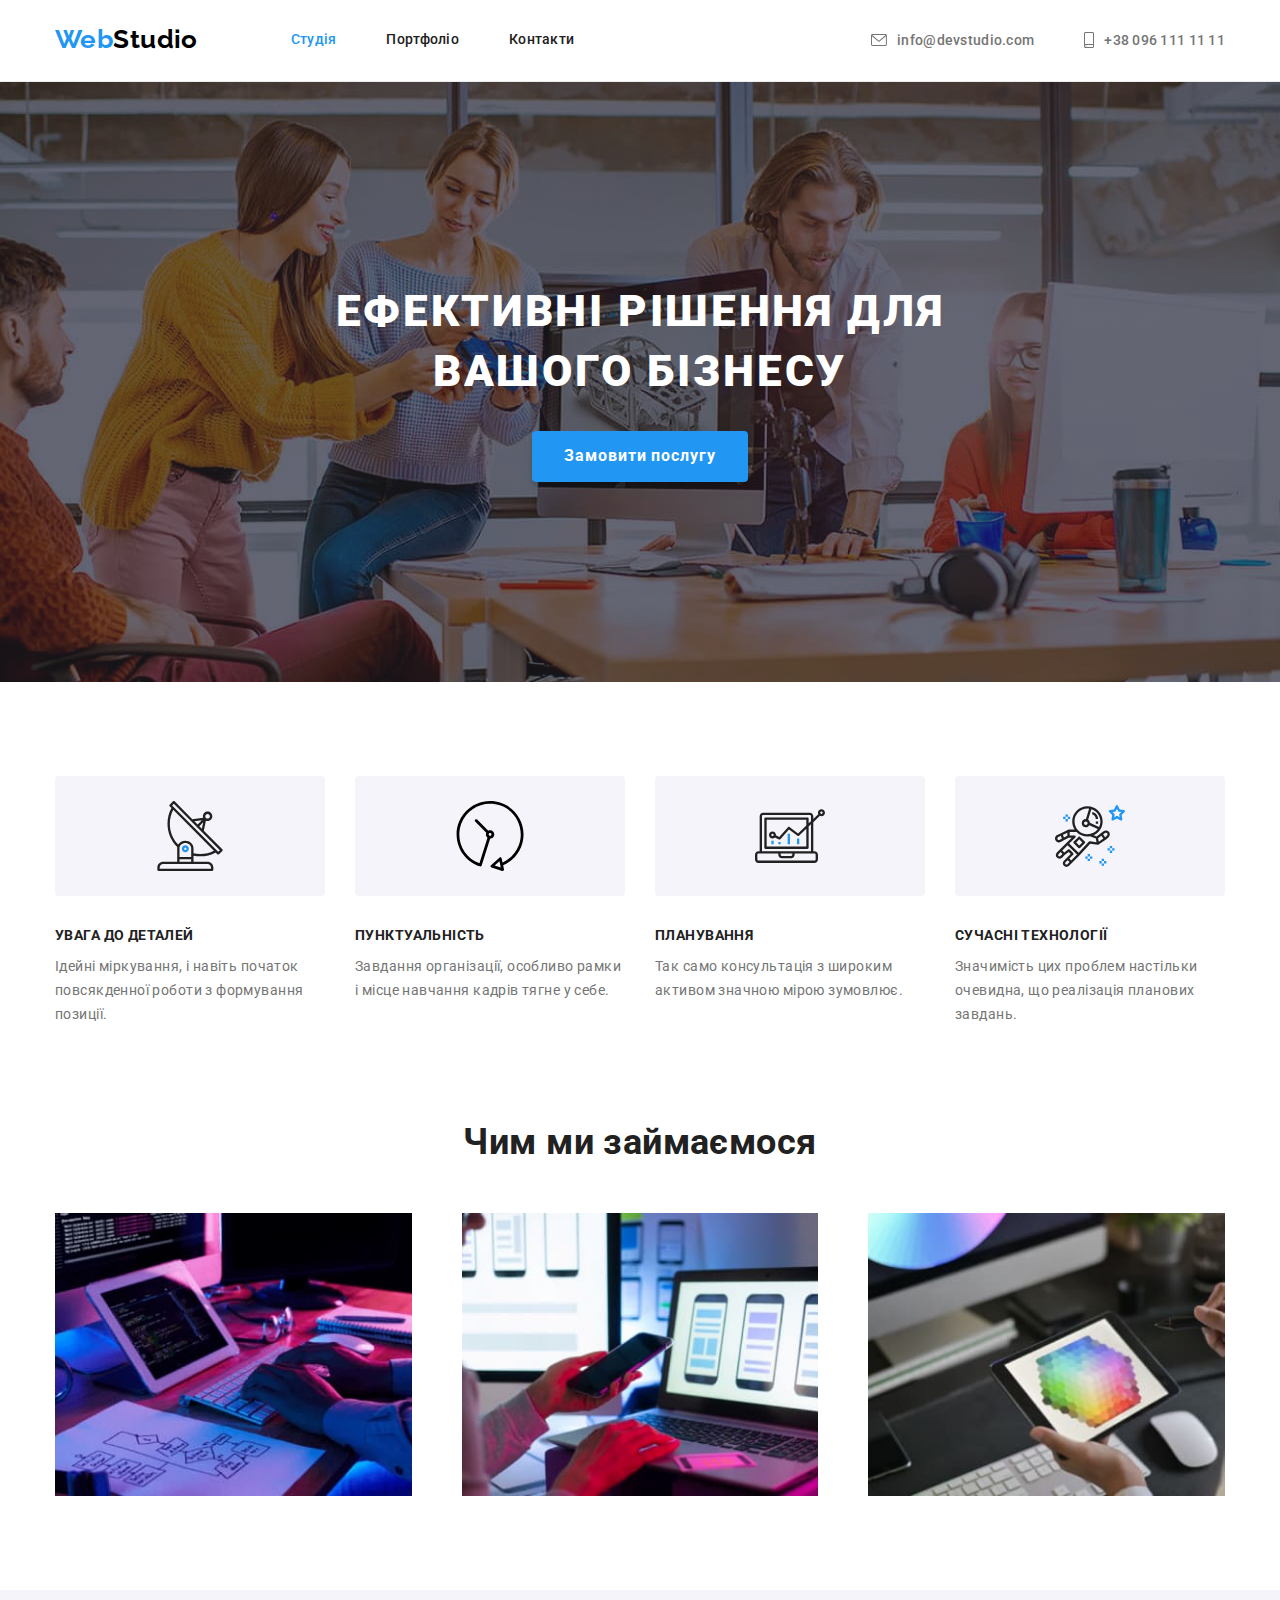
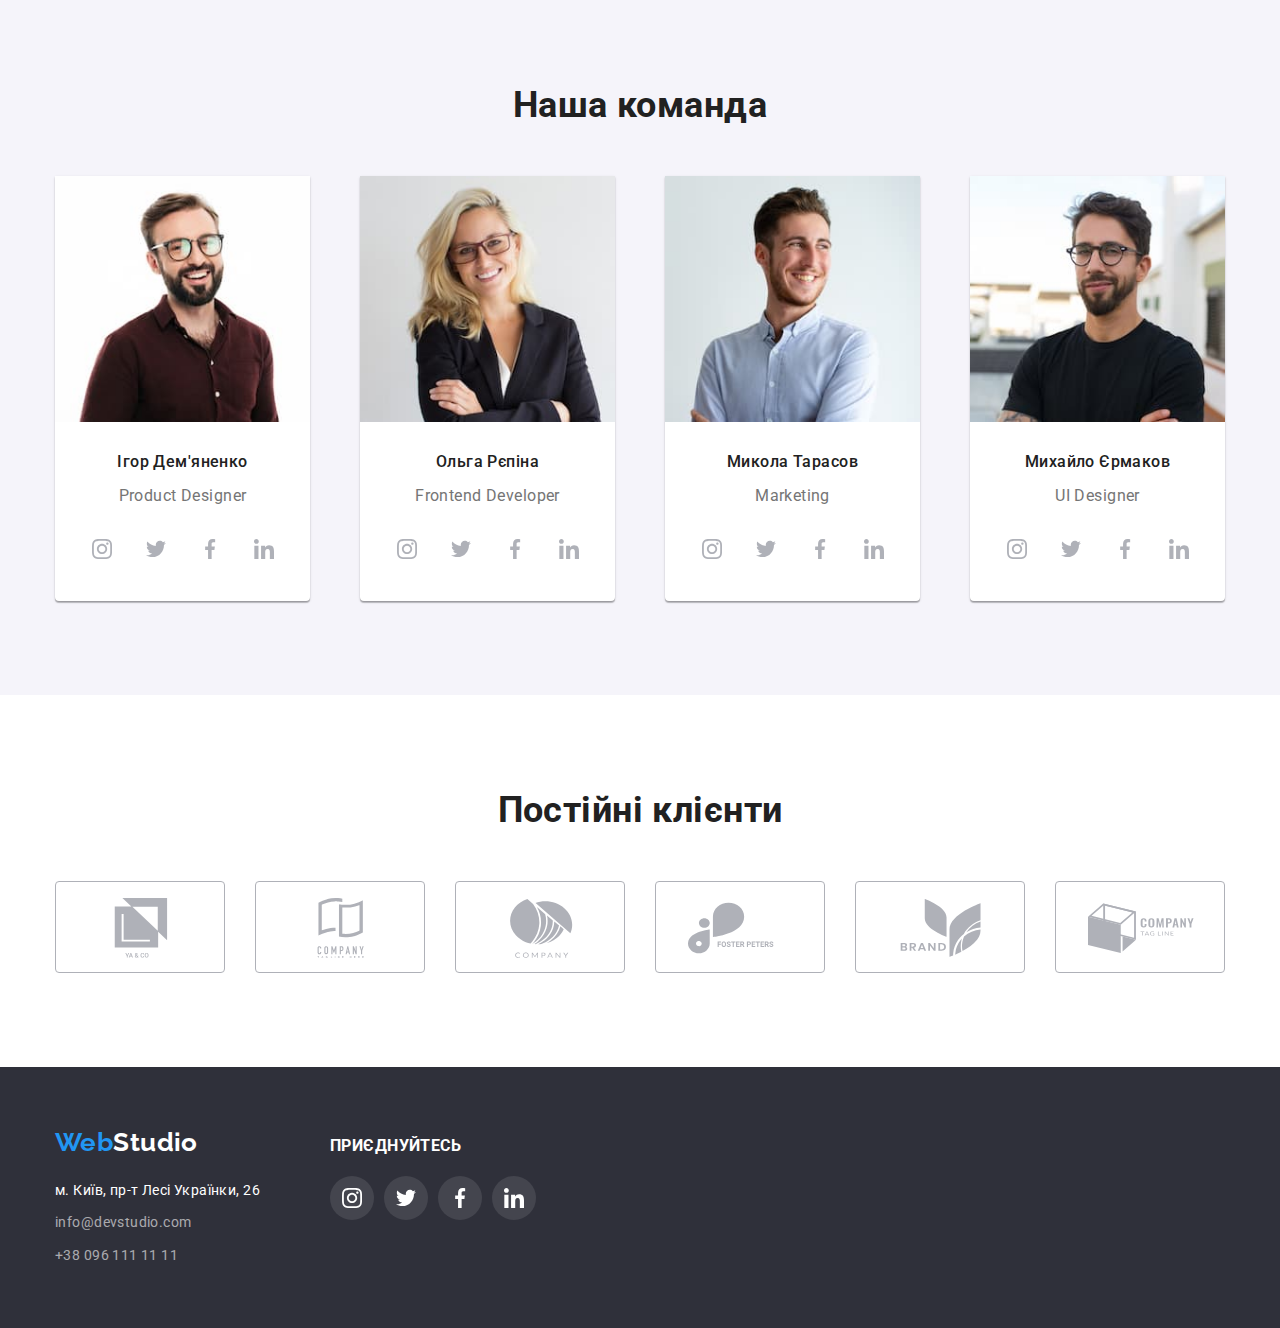
<file: index.html>
<!DOCTYPE html>
<html lang="uk">
<head>
    <meta charset="UTF-8">
    <meta http-equiv="X-UA-Compatible" content="IE=edge">
    <meta name="viewport" content="width=device-width, initial-scale=1.0">
    <title>WebStudio</title>
    <link href="https://fonts.googleapis.com/css2?family=Raleway:wght@700&family=Roboto:wght@400;500;700;900&display=swap"
        rel="stylesheet">
    <link rel="stylesheet" href="https://cdnjs.cloudflare.com/ajax/libs/modern-normalize/1.1.0/modern-normalize.min.css">
    <link rel="stylesheet" href="./css/styles.css">
</head>
<body>
    <!-- Шапка сайту -->
    <header class="pages-header">
        <!-- головна навігація -->
        <div class="container nav">
            <nav class="main-nav">
                <a class="logo link" href="./index.html"> <span class="logo-web" lang="en">Web</span><span lang="en">Studio</span></a>
                    <ul class="site-nav list">
                        <li class="items"><a href=" index.html" class="link current">Студія</a></li>
                        <li class="items"><a href="./portfolio.html" class="link">Портфоліо</a></li>
                        <li class="items"><a href="#" class="link">Контакти</a></li>
                    </ul>
            </nav>
            <ul class="auth-nav list">
                <li class="items"><a href="mailto:info@devstudio.com" class="link" lang="en">
                    <svg class="icon-nav" width="16px" height="12px">
                        <use href="./images/sprite.svg#icon-envelope"></use>
                    </svg>
                    info@devstudio.com</a></li>
                <li class="items"><a href="telto:+380961111111" class="link">
                    <svg class="icon-nav" width="10px" height="16px">
                        <use href="./images/sprite.svg#icon-smartphone"></use>
                    </svg>
                    +38 096 111 11 11</a></li>
            </ul>
        </div>
    </header>
    <!-- Основний контент -->
    <main>
            <!-- банер -->
            <div class="hero-box">
                <section class="hero">
                    <h1 class="hero-title">Ефективні рішення для вашого бізнесу</h1>
                    <button class="hero-button" type="button">Замовити послугу</button>
                </section>
            </div>
            <!-- Переваги компанії -->
            <section class="section">
                <div class="container">
                    <h2 class="hidden-title"> Переваги компанії </h2>
                    <ul class="list features">
                        <li class="features-description">
                            <div class="features-icon">
                                <svg class="icon">
                                    <use href="./images/sprite.svg#icon-antenna"></use>
                                </svg>
                            </div>
                            <h3 class="title">Увага до деталей</h3>
                            <p class="features-text">Ідейні міркування, і навіть початок повсякденної роботи з формування позиції.</p>
                        </li>
                    
                        <li class="features-description">
                            <div class="features-icon">
                                <svg class="icon">
                                    <use href="./images/sprite.svg#icon-vector"></use>
                                </svg>
                            </div>
                            <h3 class="title">Пунктуальність</h3>
                            <p class="features-text">Завдання організації, особливо рамки і місце навчання кадрів тягне у себе.</p>
                        </li>
                    
                        <li class="features-description">
                            <div class="features-icon">
                                <svg class="icon">
                                    <use href="./images/sprite.svg#icon-diagram"></use>
                                </svg>
                            </div>
                            <h3 class="title">Планування</h3>
                            <p class="features-text">Так само консультація з широким активом значною мірою зумовлює.</p>
                        </li>
                    
                        <li class="features-description">
                            <div class="features-icon">
                                <svg class="icon">
                                    <use href="./images/sprite.svg#icon-astronaut"></use>
                                </svg>
                            </div>
                            <h3 class="title">Сучасні технології</h3>
                            <p class="features-text">Значимість цих проблем настільки очевидна, що реалізація планових завдань.</p>
                        </li>
                    </ul>
                </div>               
            </section>

            <!-- Чим займається -->
            <section class="services section">
                <div class="container">
                    <h2 class="section-title">Чим ми займаємося</h2>
                    <ul class="services list">
                        <li class="items">
                            <img src="./images/laptop.jpg" alt="Програмування коду" width="370">
                        </li>
                        <li class="items">
                            <img src="./images/phone.jpg" alt="Розробка інтерфейсу" width="370">
                        </li>
                        <li class="items">
                            <img src="./images/design.jpg" alt="Розробка дизайну" width="370">
                        </li>
                    </ul>
                </div>        
            </section>

            <!-- Команда -->
            <section class="teem section">
                <div class="container">
                    <h2 class="section-title">Наша команда</h2>
                    <ul class="team list">
                        <li class="items">
                            <img class="teem-photo" src="./images/product-designer.jpg" alt="Продакт менеджер" width="270">
                            <h3 class="team-title">Ігор Дем'яненко</h3>
                            <p lang="en" class="team-text">Product Designer</p>
                            <ul class="social">
                                <li class="social-item">
                                    <a class="social-link" href="#" aria-label="Інстаграм">
                                        <svg class="social-icon">
                                            <use href="./images/sprite.svg#icon-instagram"></use>
                                        </svg>
                                    </a>
                                </li>
                                <li class="social-item">
                                    <a class="social-link" href="#" aria-label="Твіттер">
                                        <svg class="social-icon">
                                            <use href="./images/sprite.svg#icon-twitter"></use>
                                        </svg>
                                    </a>
                                </li>
                                <li class="social-item">
                                    <a class="social-link" href="#" aria-label="Фейсбук">
                                        <svg class="social-icon">
                                            <use href="./images/sprite.svg#icon-facebook"></use>
                                        </svg>
                                    </a>
                                </li>
                                <li class="social-item">
                                    <a class="social-link" href="#" aria-label="Лінкедин">
                                        <svg class="social-icon">
                                            <use href="./images/sprite.svg#icon-linkedin"></use>
                                        </svg>
                                    </a>
                                </li>
                            </ul>
                        </li>
                        <li class="items">
                            <img class="teem-photo" src="./images/frontend-develope.jpg" alt="Фронтенд розробник" width="270">
                            <h3 class="team-title">Ольга Рєпіна</h3>
                            <p lang="en" class="team-text">Frontend Developer</p>
                            <ul class="social">
                                <li class="social-item">
                                    <a class="social-link" href="#" aria-label="Інстаграм">
                                        <svg class="social-icon">
                                            <use href="./images/sprite.svg#icon-instagram"></use>
                                        </svg>
                                    </a>
                                </li>
                                <li class="social-item">
                                    <a class="social-link" href="#" aria-label="Твіттер">
                                        <svg class="social-icon">
                                            <use href="./images/sprite.svg#icon-twitter"></use>
                                        </svg>
                                    </a>
                                </li>
                                <li class="social-item">
                                    <a class="social-link" href="#" aria-label="Фейсбук">
                                        <svg class="social-icon">
                                            <use href="./images/sprite.svg#icon-facebook"></use>
                                        </svg>
                                    </a>
                                </li>
                                <li class="social-item">
                                    <a class="social-link" href="#" aria-label="Лінкедин">
                                        <svg class="social-icon">
                                            <use href="./images/sprite.svg#icon-linkedin"></use>
                                        </svg>
                                    </a>
                                </li>
                            </ul>
                        </li>
                        <li class="items">
                            <img class="teem-photo" src="./images/marketing.jpg" alt="Маркетолог" width="270">
                            <h3 class="team-title">Микола Тарасов</h3>
                            <p lang="en" class="team-text">Marketing</p>
                            <ul class="social">
                                <li class="social-item">
                                    <a class="social-link" href="#" aria-label="Інстаграм">
                                        <svg class="social-icon">
                                            <use href="./images/sprite.svg#icon-instagram"></use>
                                        </svg>
                                    </a>
                                </li>
                                <li class="social-item">
                                    <a class="social-link" href="#" aria-label="Твіттер">
                                        <svg class="social-icon">
                                            <use href="./images/sprite.svg#icon-twitter"></use>
                                        </svg>
                                    </a>
                                </li>
                                <li class="social-item">
                                    <a class="social-link" href="#" aria-label="Фейсбук">
                                        <svg class="social-icon">
                                            <use href="./images/sprite.svg#icon-facebook"></use>
                                        </svg>
                                    </a>
                                </li>
                                <li class="social-item">
                                    <a class="social-link" href="#" aria-label="Лінкедин">
                                        <svg class="social-icon">
                                            <use href="./images/sprite.svg#icon-linkedin"></use>
                                        </svg>
                                    </a>
                                </li>
                            </ul>
                        </li>
                        <li class="items">
                            <img class="teem-photo" src="./images/ul-designer.jpg" alt="Креативний дизайнер" width="270">
                            <h3 class="team-title">Михайло Єрмаков</h3>
                            <p lang="en" class="team-text">UI Designer</p>
                            <ul class="social">
                                <li class="social-item">
                                    <a class="social-link" href="#" aria-label="Інстаграм">
                                        <svg class="social-icon">
                                            <use href="./images/sprite.svg#icon-instagram"></use>
                                        </svg>
                                    </a>
                                </li>
                                <li class="social-item">
                                    <a class="social-link" href="#" aria-label="Твіттер">
                                        <svg class="social-icon">
                                            <use href="./images/sprite.svg#icon-twitter"></use>
                                        </svg>
                                    </a>
                                </li>
                                <li class="social-item">
                                    <a class="social-link" href="#" aria-label="Фейсбук">
                                        <svg class="social-icon">
                                            <use href="./images/sprite.svg#icon-facebook"></use>
                                        </svg>
                                    </a>
                                </li>
                                <li class="social-item">
                                    <a class="social-link" href="#" aria-label="Лінкедин">
                                        <svg class="social-icon">
                                            <use href="./images/sprite.svg#icon-linkedin"></use>
                                        </svg>
                                    </a>
                                </li>
                            </ul>
                        </li>
                    </ul>
                </div>
            </section>
            <section class="section">
                <div class="container">
                    <h2 class="section-title">Постійні клієнти</h2>
                    <ul class="clients">
                        <Li class="items">
                            <a class="clients-link" href="#">
                                <svg class="logo-client">
                                    <use href="./images/sprite.svg#icon-yaico"></use>
                                </svg>
                            </a>
                        </Li>
                        <Li class="items">
                            <a class="clients-link" href="#">
                                <svg class="logo-client">
                                    <use href="./images/sprite.svg#icon-group"></use>
                                </svg>
                            </a>
                        </Li>
                        <Li class="items">
                            <a class="clients-link" href="#">
                                <svg class="logo-client">
                                    <use href="./images/sprite.svg#icon-company"></use>
                                </svg>
                            </a>
                        </Li>
                        <Li class="items">
                            <a class="clients-link" href="#">
                                <svg class="logo-client">
                                    <use href="./images/sprite.svg#icon-foster"></use>
                                </svg>
                            </a>
                        </Li>
                        <Li class="items">
                            <a class="clients-link" href="#">
                                <svg class="logo-client">
                                    <use href="./images/sprite.svg#icon-brand"></use>
                                </svg>
                            </a>
                        </Li>
                        <Li class="items">
                            <a class="clients-link" href="#">
                                <svg class="logo-client">
                                    <use href="./images/sprite.svg#icon-tag-line"></use>
                                </svg>
                            </a>
                        </Li>
                    </ul>
                </div>
            </section>
    </main>
    <!-- підвал -->
    <footer class="footer">
            <div class="container">
                <div class="address-box">
                    <a class="logo" href="./index.html"><span class="logo-web" lang="en">Web</span><span lang="en">Studio</span></a>
                    <address>
                        <ul class="address">
                            <li class="items"><a class="link street" href="https://goo.gl/maps/ELN6AKUcjq5eyxwW9" target="_blank"
                                    rel="noopener noreferrer">м. Київ, пр-т Лесі Українки, 26</a></li>
                            <li class="items"><a class="link contacts" href="mailto:info@devstudio.com" lang="en">info@devstudio.com</a>
                            </li>
                            <li class="items"><a class="link contacts" href="telto:+380961111111">+38 096 111 11 11</a></li>
                        </ul>
                    </address>
                </div>
                <div class="join">
                    <h3 class="title">Приєднуйтесь</h3>
                    <ul class="social-footer">
                        <li class="footer-item">
                            <a class="footer-link" href="#" aria-label="Інстаграм">
                                <svg class="footer-icon">
                                    <use href="./images/sprite.svg#icon-instagram"></use>
                                </svg>
                            </a>
                        </li>
                        <li class="footer-item">
                            <a class="footer-link" href="#" aria-label="Твіттер">
                                <svg class="footer-icon">
                                    <use href="./images/sprite.svg#icon-twitter"></use>
                                </svg>
                            </a>
                        </li>
                        <li class="footer-item">
                            <a class="footer-link" href="#" aria-label="Фейсбук">
                                <svg class="footer-icon">
                                    <use href="./images/sprite.svg#icon-facebook"></use>
                                </svg>
                            </a>
                        </li>
                        <li class="footer-item">
                            <a class="footer-link" href="#" aria-label="Лінкедин">
                                <svg class="footer-icon">
                                    <use href="./images/sprite.svg#icon-linkedin"></use>
                                </svg>
                            </a>
                        </li>
                    </ul>
                </div>
            </div> 
    </footer>
</body>
</html>
</file>
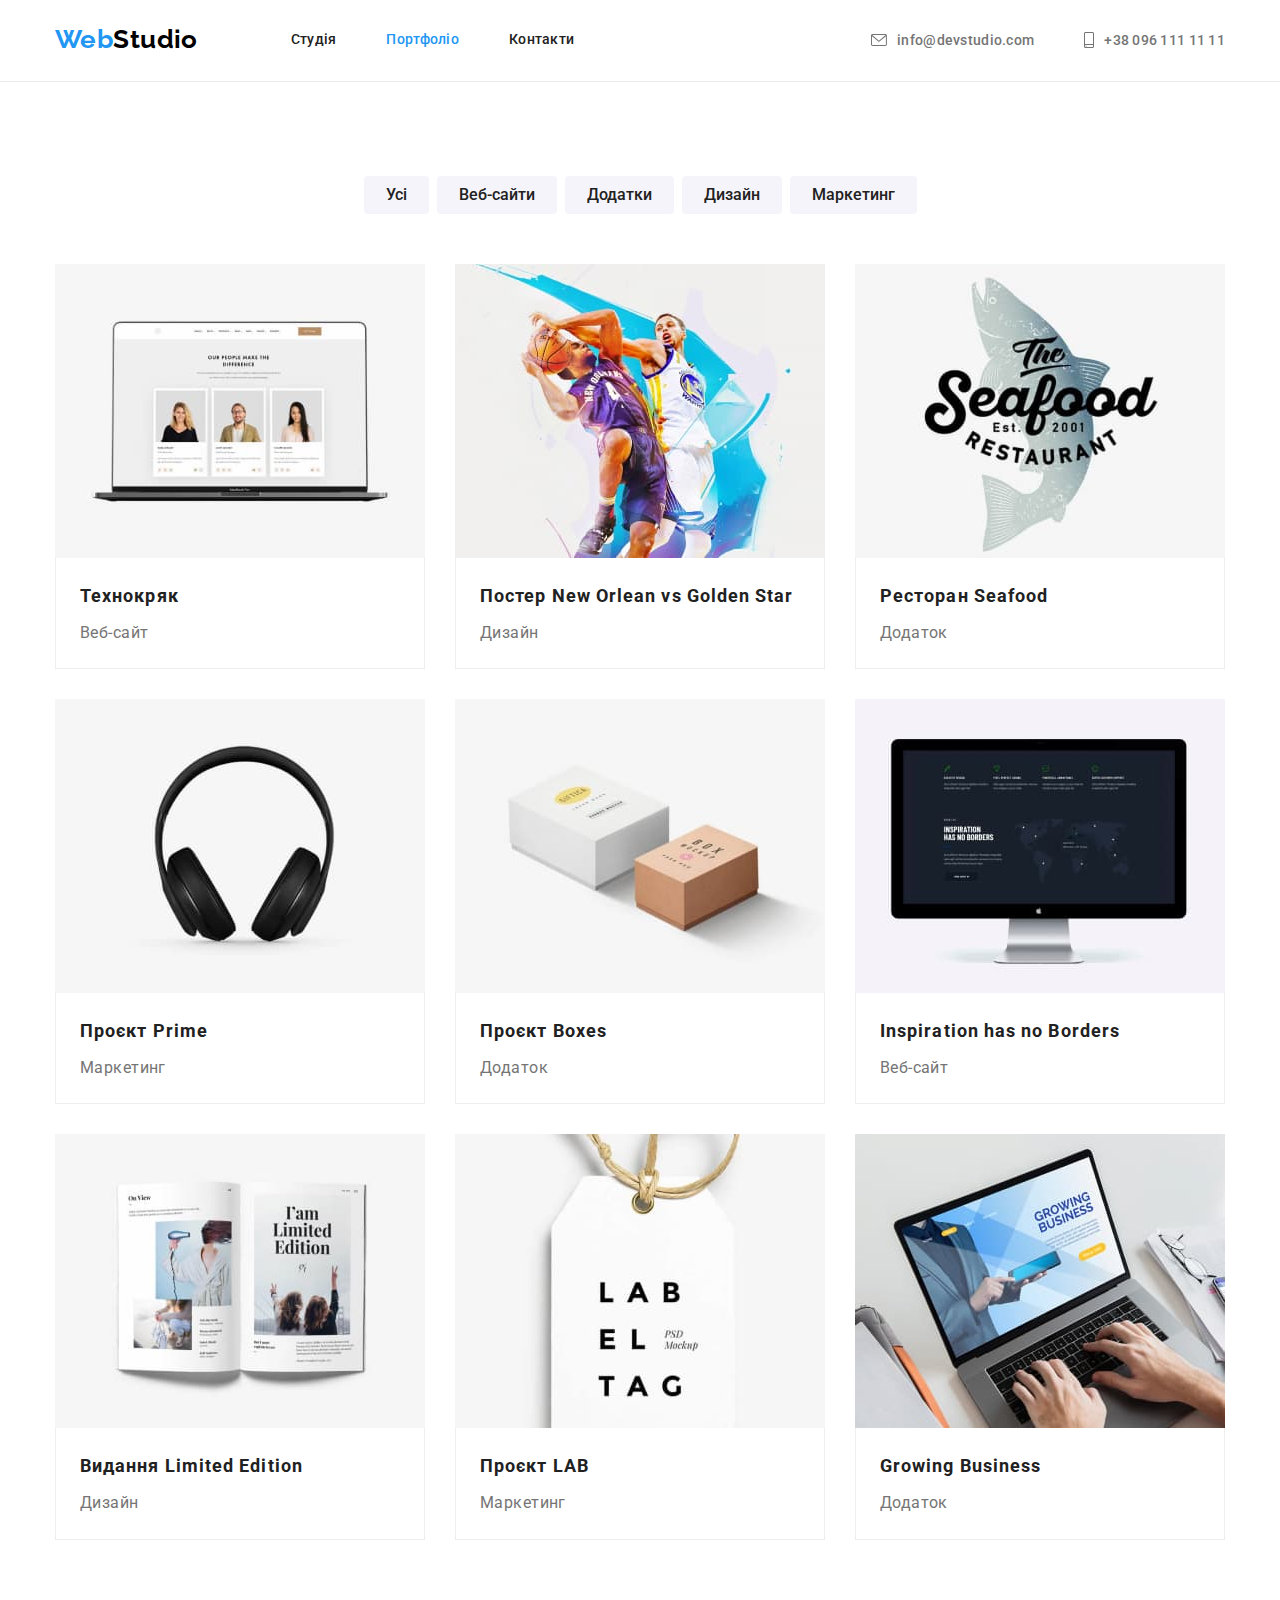
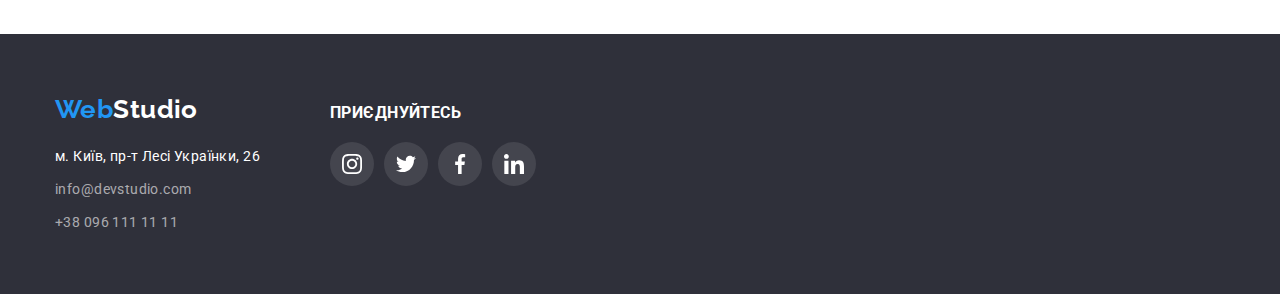
<file: portfolio.html>
<!DOCTYPE html>
<html lang="uk">

<head>
    <meta charset="UTF-8">
    <meta http-equiv="X-UA-Compatible" content="IE=edge">
    <meta name="viewport" content="width=device-width, initial-scale=1.0">
    <title>Portgolio</title>
    <link rel="preconnect" href="https://fonts.googleapis.com">
    <link rel="preconnect" href="https://fonts.gstatic.com" crossorigin>
    <link href="https://fonts.googleapis.com/css2?family=Raleway:wght@700&family=Roboto:wght@400;500;700;900&display=swap"
        rel="stylesheet">
    <link rel="stylesheet" href="https://cdnjs.cloudflare.com/ajax/libs/modern-normalize/1.1.0/modern-normalize.min.css">
    <link rel="stylesheet" href="./css/styles.css">
</head>

<body>
    <!-- Шапка сайту -->
    <header class="pages-header">
        <!-- головна навігація -->
        <div class="container nav">
            <nav class="main-nav">
                <a class="logo link" href="./index.html"> <span class="logo-web" lang="en">Web</span><span
                        lang="en">Studio</span></a>
                <ul class="site-nav list">
                    <li class="items"><a href=" index.html" class="link">Студія</a></li>
                    <li class="items"><a href="./portfolio.html" class="link current">Портфоліо</a></li>
                    <li class="items"><a href="#" class="link">Контакти</a></li>
                </ul>
            </nav>
            <ul class="auth-nav list">
                <li class="items"><a href="mailto:info@devstudio.com" class="link" lang="en">
                        <svg class="icon-nav" width="16px" height="12px">
                            <use href="./images/sprite.svg#icon-envelope"></use>
                        </svg>
                        info@devstudio.com</a></li>
                <li class="items"><a href="telto:+380961111111" class="link">
                        <svg class="icon-nav" width="10px" height="16px">
                            <use href="./images/sprite.svg#icon-smartphone"></use>
                        </svg>
                        +38 096 111 11 11</a></li>
            </ul>
        </div>
    </header>
    <!-- Основний контент -->
    <main>
        <section class="section">
            <div class="container">
                <h1 class="hidden-title">Навігація з прикладами робіт</h1>
                <ul class="work-nav list">
                    <li class="items"> <button class="button" type="button">Усі</button> </li>
                    <li class="items"> <button class="button" type="button">Веб-сайти</button> </li>
                    <li class="items"> <button class="button" type="button">Додатки</button> </li>
                    <li class="items"> <button class="button" type="button">Дизайн</button> </li>
                    <li class="items"> <button class="button" type="button">Маркетинг</button> </li>
                </ul>
                <ul class="work list">
                    <li class="items">
                        <a class="works link" href="#" target="_blank">
                            <div class="img-box">
                                <img class="work-photo" src="./images/technokryak.jpg" alt="Технокряк" width="370">
                            </div>
                            <div class="work-box">
                                <h2 class="work-title">Технокряк</h2>
                                <p class="work-text">Веб-сайт</p>
                            </div>
                        </a>
                    </li>
                    <li class="items">
                        <a class="works link" href="#" target="_blank">
                            <div class="img-box">
                                <img class="work-photo" src="./images/poster.jpg" alt="постер" width="370">
                            </div>
                            <div class="work-box">
                                <h2 class="work-title">Постер <span lang="en">New Orlean vs Golden Star</span> </h2>
                                <p class="work-text">Дизайн</p>
                            </div>
                        </a>
                    </li>
                    <li class="items">
                        <a class="works link" href="#" target="_blank">
                            <div class="img-box">
                                <img class="work-photo" src="./images/seafood.jpg" alt="ресторан" width="370">
                            </div>
                            <div class="work-box">
                                <h2 class="work-title">Ресторан <span lang="en">Seafood</span> </h2>
                                <p class="work-text">Додаток</p>
                            </div>
                        </a>
                    </li>
                    <li class="items">
                        <a class="works link" href="#" target="_blank">
                            <div class="img-box">
                                <img class="work-photo" src="./images/prime.jpg" alt="проєкт прайм" width="370">
                            </div>
                            <div class="work-box">
                                <h2 class="work-title">Проєкт <span lang="en">Prime</span> </h2>
                                <p class="work-text">Маркетинг</p>
                            </div>
                        </a>
                    </li>
                    <li class="items">
                        <a class="works link" href="#" target="_blank">
                            <div class="img-box">
                                <img class="work-photo" src="./images/boxes.jpg" alt="коробки" width="370">
                            </div>
                            <div class="work-box">
                                <h2 class="work-title">Проєкт <span lang="en">Boxes</span> </h2>
                                <p class="work-text">Додаток</p>
                            </div>
                        </a>
                    </li>
                    <li class="items">
                        <a class="works link" href="#" target="_blank">
                            <div class="img-box">
                                <img class="work-photo" src="./images/inspiration.jpg" alt="веб-сайт" width="370">
                            </div>
                            <div class="work-box">
                                <h2 class="work-title"><span lang="en">Inspiration has no Borders</span></h2>
                                <p class="work-text">Веб-сайт</p>
                            </div>
                        </a>
                    </li>
                    <li class="items">
                        <a class="works link" href="#" target="_blank">
                            <div class="img-box">
                                <img class="work-photo" src="./images/limited-edition.jpg" alt="журнал" width="370">
                            </div>
                            <div class="work-box">
                                <h2 class="work-title">Видання <span lang="en">Limited Edition</span> </h2>
                                <p class="work-text">Дизайн</p>
                            </div>
                        </a>
                    </li>
                    <li class="items">
                        <a class="works link" href="#" target="_blank">
                            <div class="img-box">
                                <img class="work-photo" src="./images/lab.jpg" alt="проєкт лаб" width="370">
                            </div>
                            <div class="work-box">
                                <h2 class="work-title">Проєкт <span lang="en">LAB</span> </h2>
                                <p class="work-text">Маркетинг</p>
                            </div>
                        </a>
                    </li>
                    <li class="items">
                        <a class="works link" href="#" target="_blank">
                            <div class="img-box">
                                <img class="work-photo" src="./images/growing-business.jpg" alt="додаток" width="370">
                            </div>
                            <div class="work-box">
                                <h2 class="work-title"><span lang="en">Growing Business</span></h2>
                                <p class="work-text">Додаток</p>
                            </div>
                        </a>
                    </li>
                </ul>
            </div>
        </section>
    </main>
    <!-- підвал -->
        <footer class="footer">
            <div class="container">
                <div class="address-box">
                    <a class="logo" href="./index.html"><span class="logo-web" lang="en">Web</span><span
                            lang="en">Studio</span></a>
                    <address>
                        <ul class="address">
                            <li class="items"><a class="link street" href="https://goo.gl/maps/ELN6AKUcjq5eyxwW9"
                                    target="_blank" rel="noopener noreferrer">м. Київ, пр-т Лесі Українки, 26</a></li>
                            <li class="items"><a class="link contacts" href="mailto:info@devstudio.com"
                                    lang="en">info@devstudio.com</a>
                            </li>
                            <li class="items"><a class="link contacts" href="telto:+380961111111">+38 096 111 11 11</a></li>
                        </ul>
                    </address>
                </div>
                <div class="join">
                    <h3 class="title">Приєднуйтесь</h3>
                    <ul class="social-footer">
                        <li class="footer-item">
                            <a class="footer-link" href="#" aria-label="Інстаграм">
                                <svg class="footer-icon">
                                    <use href="./images/sprite.svg#icon-instagram"></use>
                                </svg>
                            </a>
                        </li>
                        <li class="footer-item">
                            <a class="footer-link" href="#" aria-label="Твіттер">
                                <svg class="footer-icon">
                                    <use href="./images/sprite.svg#icon-twitter"></use>
                                </svg>
                            </a>
                        </li>
                        <li class="footer-item">
                            <a class="footer-link" href="#" aria-label="Фейсбук">
                                <svg class="footer-icon">
                                    <use href="./images/sprite.svg#icon-facebook"></use>
                                </svg>
                            </a>
                        </li>
                        <li class="footer-item">
                            <a class="footer-link" href="#" aria-label="Лінкедин">
                                <svg class="footer-icon">
                                    <use href="./images/sprite.svg#icon-linkedin"></use>
                                </svg>
                            </a>
                        </li>
                    </ul>
                </div>
            </div>
        </footer>
</body>

</html>
</file>
<file: css/styles.css>
/* main color
#757575  text color
#212121 title color
#FFFFFF hero title, 
#2196F3 accent color
#000000 for logo
rgba(255, 255, 255, 0.6) footer link
*/
:root {
    --primary-text-color: #757575;
    --title-text-color: #212121;
    --accent-color: #2196F3;
    --backgrount-color: #2F303A;
    --main-background-color: #Ffffff;
    --primary-white-color:#ffffff;
    --primary-black-color:#000000;
    --portfolio-nav:#F5F4FA;
    --border-nav: #ECECEC;
    --border-work:#EEEEEE;
    --social-icon: #AFB1B8;
}

/* скрытый заголовок  */
.hidden-title {
    position: absolute;
    white-space: nowrap;
    width: 1px;
    height: 1px;
    overflow: hidden;
    border: 0;
    padding: 0;
    clip: rect(0 0 0 0);
    clip-path: inset(50%);
    margin: -1px;
}

/* скидання браузера */
ul {
    list-style: none;
    padding: 0;
    margin: 0;
}

a {
    text-decoration: none;
    color: inherit;
}

h1,
h2,
h3,
h4,
h5,
h6 {
    margin: 0;
}

p {
    margin: 0;
}

address {
    font-style: normal;
}

button {
    font-family: inherit;
    padding: 0;
    margin: 0;
}

img {
    display: block;
    max-width: 100%;
    height: auto;
}

.container{
    max-width: 1200px;
    width: 100%;
    margin-left: auto;
    margin-right: auto;
    padding-left: 15px;
    padding-right: 15px;
}

.section{
    padding-top: 94px;
    padding-bottom: 94px;
}

body{
    color: var(--primary-text-color);
    background-color: var(--main-background-color);

    font-family: 'Roboto', sans-serif;
    letter-spacing: 0.03em;
    font-weight: 400;
    font-size: 14px;
    line-height: 1.17;
}

.site-nav .link.current{
    color: var(--accent-color);
}

/* index-styles */

.pages-header{
    border-bottom: 1px solid var(--border-nav);
}

.container.nav{
    display: flex;
}

.main-nav{
    display: flex;
}

/* logo */
.logo-web{
    color: var(--accent-color);
}

.logo{
    color: var(--primary-black-color);

    font-family: 'Raleway', sans-serif;
    font-weight: 700;
    font-size: 26px;
    line-height: 1.2;
}

.logo:hover,
.logo:focus{
    color: var(--accent-color);
}

.main-nav .logo{
    padding-top: 24px;
    padding-bottom: 24px;
    margin-right: 93px;
}

/* site-nav */

.site-nav{
    display: flex;
}

.site-nav .link{
    display: block;

    padding-top: 32px;
    padding-bottom: 32px;

    color: var(--title-text-color);

    font-weight: 500;
    font-size: 14px;
    line-height: 1.14;
    letter-spacing: 0.02em; 
}

.site-nav .items:not(:last-child){
    margin-right: 50px;
}

.site-nav .link:hover,
.site-nav .link:focus{
    color: var(--accent-color);
}

.auth-nav{
    display: flex;
    margin-left: auto;
}

.auth-nav .items:not(:last-child){
    margin-right: 50px;
}

.auth-nav .link{
    display: flex;

    padding-top: 32px;
    padding-bottom: 32px;
    
    color: var(--primary-text-color);

    font-weight: 500;
    font-size: 14px;
    line-height: 1.2;
    letter-spacing: 0.02em;
}

.auth-nav .link:hover,
.auth-nav .link:focus{
    color: var(--accent-color);
}

.icon-nav{
    margin-right: 10px;
    align-self: center;
    fill: currentColor;
}

/* Hero */
.hero-box{
    max-width: 1600px;
    height: 600px;
    margin-left: auto;
    margin-right: auto;

    text-align: center;

    background-color: var(--backgrount-color);

    background-image: linear-gradient(
        to right,
        rgba(47, 48, 58, 0.4), 
        rgba(47, 48, 58, 0.4)),
        url(../images/banner.jpg);
    background-position: center;
}

.hero{
    max-width: 695px;
    padding-top: 200px;
    padding-bottom: 200px;
    margin-right: auto;
    margin-left: auto;
}

.hero-title{
    margin-bottom: 30px;

    color: var(--primary-white-color);

    font-weight: 900;
    font-size: 44px;
    line-height: 1.36;
    text-align: center;
    letter-spacing: 0.06em;
    text-transform: uppercase;
}

.hero-button{
    padding: 10px 32px;
    margin-left: auto;
    margin-right: auto;

    box-shadow: 0px 4px 4px rgba(0, 0, 0, 0.15);
    border: 0;
    border-radius: 4px;

    color: var(--primary-white-color);
    background-color: var(--accent-color);

    cursor: pointer;
    font-family: inherit;
    font-weight: 700;
    font-size: 16px;
    line-height: 1.88;
    letter-spacing: 0.06em;
}

.hero-button:hover,
.hero-button:focus{
    color: var(--primary-black-color);
}

/* section*/

.section-title{
    margin-bottom: 50px;

    color: var(--title-text-color);

    font-weight: 700;
    font-size: 36px;
    line-height: 1.17;
    text-align: center;
}


/* section  features*/

.list.features{
    display: flex;
}

.features .title{
    margin-bottom: 10px;

    color: var(--title-text-color);

    font-weight: 700;
    font-size: 14px;
    line-height: 1.4;
    text-transform: uppercase;
}

/* .features-description::before{
    display: block;

    content: " ";
    height: 120px;
    margin-bottom: 30px;
    border-radius: 4px;

    background-size: 70px;
    background-repeat: no-repeat;
    background-position: center;

    background-color: var(--portfolio-nav);
}

.icon-antenna::before{
    background-image: url(../images/antenna.svg);
}

.icon-vector::before{
    background-image: url(../images/vector.svg);
}

.icon-diagram::before {
    background-image: url(../images/diagram.svg);
}

.icon-astronaut::before {
    background-image: url(../images/astronaut.svg);
} */

.features-icon{
    width: 270px;
    height: 120px;
    padding-top: 25px;
    padding-bottom: 25px;
    margin-bottom: 30px;
    border-radius: 4px;

    background-color: var(--portfolio-nav);
    
}

.features-icon .icon{
    display: block;
    width: 70px;
    height: 70px;

    margin: 0 auto;
}

.features-description{
    flex-basis: 270px;
}

.features-description:not(:last-child){
    margin-right: 30px;
}

.features-text{
    font-weight: 400;
    font-size: 14px;
    line-height: 1.7;
}

/* section  services*/

.services.section{
    padding-top: 0;
}

.services{
    display: flex;
    flex-wrap: wrap;
    gap: 50px;
}

.services .items{
    flex-basis: calc((100% - 2 * 50px)/3);
}

/* section  teem*/

.teem.section{
    background-color: var(--portfolio-nav);
}

.team{
    display: flex;
    flex-wrap: wrap;
    gap: 50px;

    font-size: 16px;
    line-height: 1.9;
}

.team .items{
    flex-basis: calc((100% - 3 * 50px)/4);

    background-color: var(--main-background-color);
    text-align: center;

    box-shadow: 0px 1px 3px rgba(0, 0, 0, 0.12), 
    0px 1px 1px rgba(0, 0, 0, 0.14), 
    0px 2px 1px rgba(0, 0, 0, 0.2);
    border-radius: 0px 0px 4px 4px;
}

.teem-photo{
    margin-bottom: 30px;
}

.team-title{
    margin-bottom: 10px;

   color: var(--title-text-color); 
   font-weight: 500;
   font-size: 16px;
   line-height: 1.19;
}

.team-text{
    margin-bottom: 16px;
}

.social{
    display: flex;
    margin-bottom: 30px;
    justify-content: center;
    gap: 10px;
}

.social-link{
    display: block;
    width: 44px;
    height: 44px;
    padding-top: 12px;
    padding-bottom: 12px;
    color: var(--social-icon);
}

.social-link:hover,
.social-link:focus{
    color: var(--primary-white-color);
    background-color: var(--accent-color);
    border-radius: 50%;
}

.social-icon{
    width: 20px;
    height: 20px;
    fill: currentColor;
}

/* clients */

.clients{
    display: flex;
    justify-content: center;
    gap: 30px;
}

.clients-link{
    display: block;
    width: 170px;
    height: 92px;
    padding-top: 16px;
    padding-bottom: 16px;
    padding-left: 32px;
    padding-right: 32px;
    text-align: center;

    border: 1px solid var(--social-icon);
    border-radius: 4px;

    color: var(--social-icon);
}

.clients-link:hover,
.clients-link:focus{
    color: var(--accent-color);
    border-color: var(--accent-color);
}

.logo-client{
    width: 106px;
    height: 60px;
    
    fill: currentColor;
}

/* footer */

.footer{
    padding-top: 60px;
    padding-bottom: 60px;

    background-color: var(--backgrount-color);
}

.footer .container{
    display: flex;
    align-items: baseline;
}

.address-box{
    display: flex;
    flex-direction: column;
    margin-right: 70px;
}

.footer .logo{
    margin-bottom: 20px;
    color: var(--primary-white-color);
}

.footer .logo:hover,
.footer .logo:focus{
    color: var(--accent-color);
}
.address .items:not(:last-child){
    margin-bottom: 9px;
}

.footer .street{
    color: var(--primary-white-color);
}

.contacts{
    color: rgba(255, 255, 255, 0.6);
}

.footer .link{
    font-style:normal;
    font-weight: 400;
    font-size: 14px;
    line-height: 1.7;
}

.adaress .link{
    margin-bottom: 9px;
}

.footer .link:hover,
.footer .link:focus{
    color: var(--accent-color);
}

.join{
    display: flex;
    align-self: baseline;
    flex-direction: column;
}

.join .title{
    margin-bottom: 20px;
    font-weight: 700;
    line-height: 1.14;
    text-transform: uppercase;

    color: var(--primary-white-color);
}

.social-footer{
    display: flex;
    justify-content: center;
    gap: 10px;
}

.footer-link{
    display: block;
    width: 44px;
    height: 44px;
    padding: 12px 12px;
    border-radius: 50%;

    color: var(--primary-white-color);
    background-color: rgba(255, 255, 255, 0.1);
}

.footer-link:hover,
.footer-link:focus{
    background-color: var(--accent-color);
}

.footer-icon{
    width: 20px;
    height: 20px;
    fill: currentColor;
}


/* портфоліо */

.work-nav{
    display: flex;
    justify-content: center;
    flex-wrap: wrap;

    margin-bottom: 50px;
}

.work-nav .items:not(:last-child){
    margin-right: 8px;
}

.button {
    padding: 6px 22px;

    color: var(--title-text-color);
    background-color: var(--portfolio-nav);
    cursor: pointer;
    font-family: inherit;
    font-weight: 500;
    font-size: 16px;
    line-height: 1.62;
    text-align: center;

    border: 0;
    border-radius: 4px;
}

.button:hover,
.button:focus {
    color: var(--primary-white-color);
    background-color: var(--accent-color);

    box-shadow: 0px 3px 1px rgba(0, 0, 0, 0.1), 
    0px 1px 2px rgba(0, 0, 0, 0.08), 
    0px 2px 2px rgba(0, 0, 0, 0.12);
}

.work{
    display: flex;
    flex-wrap: wrap;
    gap: 30px;
}

.work .items{
    /* padding-bottom: 20px; */
    flex-basis: calc((100% - 2*30px)/3);

    /* border: 1px solid var(--border-work); */
}

.work-photo{
    max-width: 100%;
}

.work-title, .work-text{
    display: block;
    margin-left: 24px;
    margin-right: 24px;
}

.work-title{
    margin-bottom: 4px;

    color: var(--title-text-color);

    font-weight: 700;
    font-size: 18px;
    line-height: 2;
    letter-spacing: 0.06em;
}

.work-text {
    color: var(--primary-text-color);

    font-size: 16px;
    line-height: 1.9;
}

.work-box{
    border-bottom: 1px solid var(--border-work);
    border-left: 1px solid var(--border-work);
    border-right: 1px solid var(--border-work);
    padding-top: 20px;
    padding-bottom: 20px;
}

.works.link{
    display: block;
}

.works.link:hover,
.works.link:focus{
    box-shadow: 0px 1px 1px 
    rgba(0, 0, 0, 0.12), 0px 4px 4px 
    rgba(0, 0, 0, 0.06), 1px 4px 6px 
    rgba(0, 0, 0, 0.16);
}
</file>
